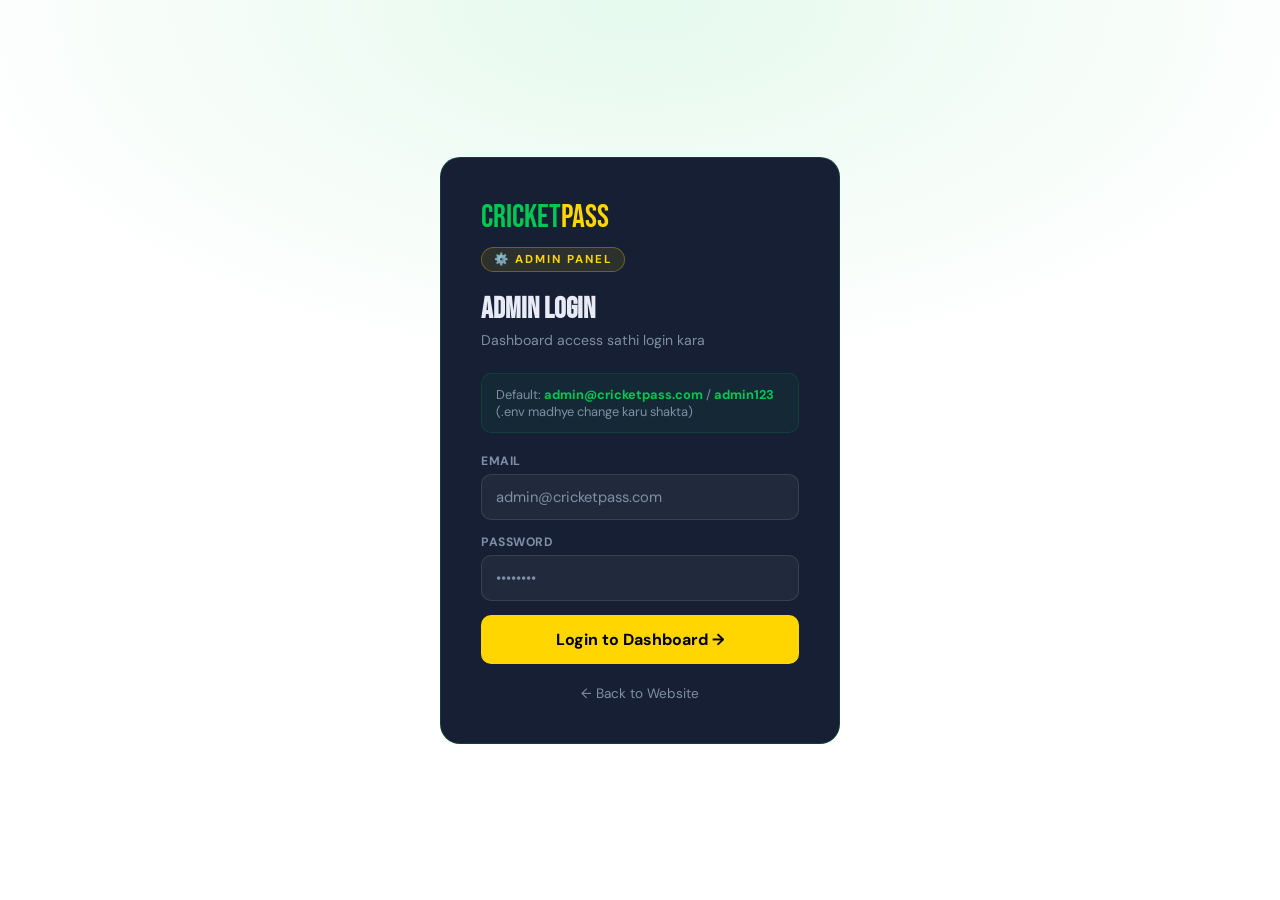
<file: templates/admin_login.html>
<!DOCTYPE html>
<html lang="en">
<head>
  <meta charset="UTF-8"/>
  <meta name="viewport" content="width=device-width, initial-scale=1.0"/>
  <title>Admin Login – CricketPass</title>
  <link href="https://fonts.googleapis.com/css2?family=Bebas+Neue&family=DM+Sans:wght@400;500;700&display=swap" rel="stylesheet"/>
  <style>
    :root { --green:#00C853; --dark-green:#00952d; --navy:#0a0f1e; --card:#161f33; --accent:#FFD600; --text:#e8eaf6; --muted:#7e8fa6; --red:#FF3D57; }
    * { box-sizing:border-box; margin:0; padding:0; }
    body { background:var(--navy); color:var(--text); font-family:'DM Sans',sans-serif; min-height:100vh; display:flex; align-items:center; justify-content:center; padding:20px; background:radial-gradient(ellipse 80% 60% at 50% 0%, rgba(0,200,83,0.1) 0%, transparent 70%); }
    .box { background:var(--card); border:1px solid rgba(0,200,83,0.2); border-radius:20px; padding:40px; width:100%; max-width:400px; }
    .logo { font-family:'Bebas Neue',cursive; font-size:2rem; color:var(--green); }
    .logo span { color:var(--accent); }
    .admin-tag { display:inline-block; background:rgba(255,214,0,0.1); border:1px solid rgba(255,214,0,0.3); color:var(--accent); padding:4px 12px; border-radius:20px; font-size:0.72rem; font-weight:700; letter-spacing:2px; text-transform:uppercase; margin:10px 0 20px; }
    h2 { font-family:'Bebas Neue',cursive; font-size:1.8rem; margin-bottom:4px; }
    p  { color:var(--muted); font-size:0.88rem; margin-bottom:24px; }
    label { display:block; font-size:0.76rem; color:var(--muted); margin-bottom:5px; font-weight:700; letter-spacing:0.5px; text-transform:uppercase; }
    input { width:100%; padding:12px 14px; background:rgba(255,255,255,0.05); border:1px solid rgba(255,255,255,0.1); border-radius:10px; color:var(--text); font-family:'DM Sans',sans-serif; font-size:0.92rem; outline:none; transition:border-color 0.2s; margin-bottom:14px; }
    input:focus { border-color:var(--green); }
    input::placeholder { color:var(--muted); }
    .btn { width:100%; background:var(--accent); color:#000; font-weight:700; border:none; padding:14px; border-radius:10px; cursor:pointer; font-size:1rem; font-family:'DM Sans',sans-serif; transition:background 0.2s; }
    .btn:hover { background:#e6c200; }
    .error { background:rgba(255,61,87,0.1); border:1px solid rgba(255,61,87,0.3); color:var(--red); padding:10px 14px; border-radius:10px; font-size:0.85rem; margin-bottom:14px; display:none; }
    .back { text-align:center; margin-top:18px; }
    .back a { color:var(--muted); text-decoration:none; font-size:0.85rem; transition:color 0.2s; }
    .back a:hover { color:var(--green); }
    .hint { background:rgba(0,200,83,0.06); border:1px solid rgba(0,200,83,0.15); border-radius:10px; padding:12px 14px; font-size:0.8rem; color:var(--muted); margin-bottom:20px; }
    .hint strong { color:var(--green); }
  </style>
</head>
<body>
<div class="box">
  <div class="logo">Cricket<span>Pass</span></div>
  <div class="admin-tag">⚙️ Admin Panel</div>
  <h2>Admin Login</h2>
  <p>Dashboard access sathi login kara</p>

  <div class="hint">
    Default: <strong>admin@cricketpass.com</strong> / <strong>admin123</strong><br/>
    (.env madhye change karu shakta)
  </div>

  <div class="error" id="errMsg"></div>

  <label>Email</label>
  <input type="email" id="adminEmail" placeholder="admin@cricketpass.com"/>

  <label>Password</label>
  <input type="password" id="adminPass" placeholder="••••••••"/>

  <button class="btn" onclick="doAdminLogin()" id="loginBtn">Login to Dashboard →</button>

  <div class="back"><a href="/">← Back to Website</a></div>
</div>

<script>
async function doAdminLogin() {
  const email    = document.getElementById('adminEmail').value.trim();
  const password = document.getElementById('adminPass').value;
  const btn      = document.getElementById('loginBtn');
  const err      = document.getElementById('errMsg');

  if (!email || !password) { showErr('Please fill all fields!'); return; }

  btn.textContent = 'Logging in...';
  btn.disabled = true;

  const res    = await fetch('/api/admin/login', {
    method: 'POST',
    headers: { 'Content-Type': 'application/json' },
    body: JSON.stringify({ email, password })
  });
  const result = await res.json();

  if (result.success) {
    window.location.href = '/admin';
  } else {
    showErr(result.message || 'Login failed!');
    btn.textContent = 'Login to Dashboard →';
    btn.disabled = false;
  }
}

function showErr(msg) {
  const el = document.getElementById('errMsg');
  el.textContent = '⚠️ ' + msg;
  el.style.display = 'block';
}

document.addEventListener('keydown', e => { if (e.key === 'Enter') doAdminLogin(); });
</script>
</body>
</html>
</file>
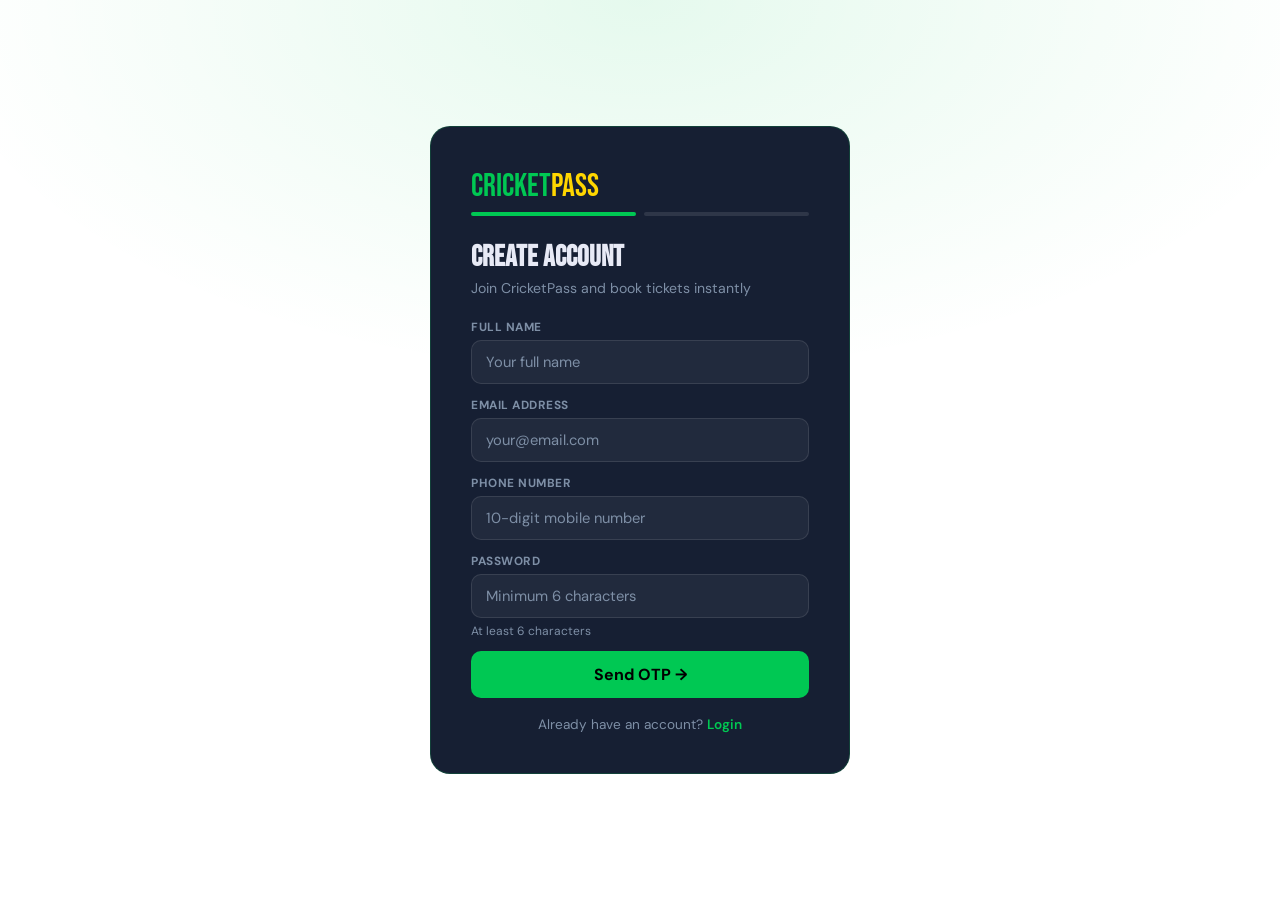
<file: templates/register.html>
<!DOCTYPE html>
<html lang="en">
<head>
  <meta charset="UTF-8"/>
  <meta name="viewport" content="width=device-width, initial-scale=1.0"/>
  <title>Register – CricketPass</title>
  <link href="https://fonts.googleapis.com/css2?family=Bebas+Neue&family=DM+Sans:wght@400;500;700&display=swap" rel="stylesheet"/>
  <style>
    :root { --green:#00C853; --navy:#0a0f1e; --card:#161f33; --accent:#FFD600; --text:#e8eaf6; --muted:#7e8fa6; --red:#FF3D57; }
    * { box-sizing:border-box; margin:0; padding:0; }
    body { background:var(--navy); color:var(--text); font-family:'DM Sans',sans-serif; min-height:100vh; display:flex; align-items:center; justify-content:center; padding:20px; background:radial-gradient(ellipse 80% 60% at 50% 0%, rgba(0,200,83,0.1) 0%, transparent 70%); }
    .box { background:var(--card); border:1px solid rgba(0,200,83,0.2); border-radius:20px; padding:40px; width:100%; max-width:420px; }
    .logo { font-family:'Bebas Neue',cursive; font-size:2rem; color:var(--green); margin-bottom:6px; }
    .logo span { color:var(--accent); }
    h2 { font-family:'Bebas Neue',cursive; font-size:1.8rem; margin-bottom:4px; }
    p.sub { color:var(--muted); font-size:0.88rem; margin-bottom:22px; }
    label { display:block; font-size:0.74rem; color:var(--muted); margin-bottom:5px; font-weight:700; letter-spacing:0.5px; text-transform:uppercase; }
    input { width:100%; padding:11px 14px; background:rgba(255,255,255,0.05); border:1px solid rgba(255,255,255,0.1); border-radius:10px; color:var(--text); font-family:'DM Sans',sans-serif; font-size:0.92rem; outline:none; transition:border-color 0.2s; margin-bottom:13px; }
    input:focus { border-color:var(--green); }
    input::placeholder { color:var(--muted); }
    .btn { width:100%; background:var(--green); color:#000; font-weight:700; border:none; padding:13px; border-radius:10px; cursor:pointer; font-size:1rem; font-family:'DM Sans',sans-serif; transition:background 0.2s; }
    .btn:hover { background:#00a844; color:#fff; }
    .btn:disabled { background:#1a3a2a; color:var(--muted); cursor:not-allowed; }
    .msg { padding:10px 14px; border-radius:10px; font-size:0.85rem; margin-bottom:14px; display:none; }
    .msg.error   { background:rgba(255,61,87,0.1);  border:1px solid rgba(255,61,87,0.3);  color:var(--red); }
    .msg.success { background:rgba(0,200,83,0.1);   border:1px solid rgba(0,200,83,0.3);   color:var(--green); }
    .bottom { text-align:center; margin-top:18px; color:var(--muted); font-size:0.85rem; }
    .bottom a { color:var(--green); text-decoration:none; font-weight:600; }
    .hint { font-size:0.75rem; color:var(--muted); margin-top:-8px; margin-bottom:12px; }

    /* OTP STEP */
    .otp-step { display:none; }
    .otp-info { background:rgba(0,200,83,0.06); border:1px solid rgba(0,200,83,0.2); border-radius:10px; padding:14px; margin-bottom:18px; font-size:0.85rem; color:var(--muted); }
    .otp-info strong { color:var(--green); display:block; margin-bottom:4px; }
    .otp-input { text-align:center; font-size:1.8rem; font-family:'Bebas Neue',cursive; letter-spacing:12px; color:var(--green); }
    .resend-row { display:flex; justify-content:space-between; align-items:center; margin-top:-6px; margin-bottom:14px; }
    .resend-btn { background:transparent; border:none; color:var(--accent); cursor:pointer; font-size:0.82rem; font-family:'DM Sans',sans-serif; text-decoration:underline; }
    .resend-btn:disabled { color:var(--muted); cursor:not-allowed; text-decoration:none; }
    .timer { font-size:0.78rem; color:var(--muted); }

    /* STEPS INDICATOR */
    .steps { display:flex; gap:8px; margin-bottom:24px; }
    .step-dot { flex:1; height:4px; border-radius:4px; background:rgba(255,255,255,0.1); }
    .step-dot.active { background:var(--green); }
    .step-dot.done   { background:rgba(0,200,83,0.4); }
  </style>
</head>
<body>
<div class="box">
  <div class="logo">Cricket<span>Pass</span></div>

  <!-- Step Indicator -->
  <div class="steps">
    <div class="step-dot active" id="dot1"></div>
    <div class="step-dot" id="dot2"></div>
  </div>

  <!-- STEP 1: Register Form -->
  <div id="step1">
    <h2>Create Account</h2>
    <p class="sub">Join CricketPass and book tickets instantly</p>
    <div class="msg error" id="errMsg1"></div>

    <label>Full Name</label>
    <input type="text" id="regName" placeholder="Your full name"/>

    <label>Email Address</label>
    <input type="email" id="regEmail" placeholder="your@email.com"/>

    <label>Phone Number</label>
    <input type="tel" id="regPhone" placeholder="10-digit mobile number"/>

    <label>Password</label>
    <input type="password" id="regPass" placeholder="Minimum 6 characters"/>
    <p class="hint">At least 6 characters</p>

    <button class="btn" id="regBtn" onclick="sendOTP()">Send OTP →</button>
    <div class="bottom">Already have an account? <a href="/login">Login</a></div>
  </div>

  <!-- STEP 2: OTP Verification -->
  <div id="step2" class="otp-step">
    <h2>Verify Email</h2>
    <p class="sub">Enter the OTP sent to your email</p>

    <div class="otp-info">
      <strong>OTP sent to:</strong>
      <span id="otpEmailDisplay">—</span>
    </div>

    <div class="msg error"   id="errMsg2"></div>
    <div class="msg success" id="sucMsg2"></div>

    <label>Enter 6-digit OTP</label>
    <input type="text" id="otpInput" class="otp-input" maxlength="6" placeholder="000000" oninput="this.value=this.value.replace(/[^0-9]/g,'')"/>

    <div class="resend-row">
      <button class="resend-btn" id="resendBtn" onclick="resendOTP()" disabled>Resend OTP</button>
      <span class="timer" id="timerDisplay">Resend in 30s</span>
    </div>

    <button class="btn" id="verifyBtn" onclick="verifyOTP()">Verify & Create Account ✓</button>
    <div class="bottom" style="margin-top:14px;">
      <a href="#" onclick="goBack()">← Change Email</a>
    </div>
  </div>
</div>

<script>
var userEmail = '';
var timerInterval = null;

// ===== SEND OTP =====
function sendOTP() {
  var name  = document.getElementById('regName').value.trim();
  var email = document.getElementById('regEmail').value.trim();
  var phone = document.getElementById('regPhone').value.trim();
  var pass  = document.getElementById('regPass').value;

  if (!name)              { showErr1('Please enter your name!'); return; }
  if (!email || !email.includes('@')) { showErr1('Please enter a valid email!'); return; }
  if (!phone || phone.length < 10)    { showErr1('Please enter a valid 10-digit phone!'); return; }
  if (pass.length < 6)   { showErr1('Password must be at least 6 characters!'); return; }

  var btn = document.getElementById('regBtn');
  btn.textContent = 'Sending OTP...';
  btn.disabled = true;

  fetch('/api/register', {
    method: 'POST',
    headers: { 'Content-Type': 'application/json' },
    body: JSON.stringify({ name: name, email: email, phone: phone, password: pass })
  })
  .then(function(r) { return r.json(); })
  .then(function(result) {
    if (result.otp_sent) {
      userEmail = email;
      showStep2();
      // Demo OTP display
      if (result.otp_demo) {
        document.getElementById('sucMsg2').textContent = 'Demo OTP (email not configured): ' + result.otp_demo;
        document.getElementById('sucMsg2').style.display = 'block';
      }
    } else {
      showErr1(result.message || 'Registration failed!');
      btn.textContent = 'Send OTP →';
      btn.disabled = false;
    }
  })
  .catch(function() {
    showErr1('Server error! Please try again.');
    btn.textContent = 'Send OTP →';
    btn.disabled = false;
  });
}

// ===== VERIFY OTP =====
function verifyOTP() {
  var otp = document.getElementById('otpInput').value.trim();
  if (otp.length !== 6) { showErr2('Please enter the 6-digit OTP!'); return; }

  var btn = document.getElementById('verifyBtn');
  btn.textContent = 'Verifying...';
  btn.disabled = true;

  fetch('/api/verify-otp', {
    method: 'POST',
    headers: { 'Content-Type': 'application/json' },
    body: JSON.stringify({ email: userEmail, otp: otp })
  })
  .then(function(r) { return r.json(); })
  .then(function(result) {
    if (result.success) {
      document.getElementById('errMsg2').style.display = 'none';
      document.getElementById('sucMsg2').textContent = '✅ Account verified! Redirecting to login...';
      document.getElementById('sucMsg2').style.display = 'block';
      clearInterval(timerInterval);
      setTimeout(function() { window.location.href = '/login'; }, 1500);
    } else {
      showErr2(result.message || 'Invalid OTP!');
      btn.textContent = 'Verify & Create Account ✓';
      btn.disabled = false;
    }
  })
  .catch(function() {
    showErr2('Server error! Please try again.');
    btn.textContent = 'Verify & Create Account ✓';
    btn.disabled = false;
  });
}

// ===== RESEND OTP =====
function resendOTP() {
  var btn = document.getElementById('resendBtn');
  btn.disabled = true;

  fetch('/api/resend-otp', {
    method: 'POST',
    headers: { 'Content-Type': 'application/json' },
    body: JSON.stringify({ email: userEmail })
  })
  .then(function(r) { return r.json(); })
  .then(function(result) {
    if (result.success) {
      document.getElementById('sucMsg2').textContent = result.otp_demo
        ? 'Demo OTP: ' + result.otp_demo
        : 'New OTP sent to your email!';
      document.getElementById('sucMsg2').style.display = 'block';
      startTimer(30);
    }
  });
}

// ===== SHOW STEP 2 =====
function showStep2() {
  document.getElementById('step1').style.display = 'none';
  document.getElementById('step2').style.display = 'block';
  document.getElementById('otpEmailDisplay').textContent = userEmail;
  document.getElementById('dot1').className = 'step-dot done';
  document.getElementById('dot2').className = 'step-dot active';
  startTimer(30);
}

function goBack() {
  document.getElementById('step2').style.display = 'none';
  document.getElementById('step1').style.display = 'block';
  document.getElementById('regBtn').textContent = 'Send OTP →';
  document.getElementById('regBtn').disabled = false;
  document.getElementById('dot1').className = 'step-dot active';
  document.getElementById('dot2').className = 'step-dot';
  clearInterval(timerInterval);
}

// ===== TIMER =====
function startTimer(seconds) {
  clearInterval(timerInterval);
  var remaining = seconds;
  document.getElementById('resendBtn').disabled = true;
  document.getElementById('timerDisplay').textContent = 'Resend in ' + remaining + 's';

  timerInterval = setInterval(function() {
    remaining--;
    if (remaining <= 0) {
      clearInterval(timerInterval);
      document.getElementById('resendBtn').disabled = false;
      document.getElementById('timerDisplay').textContent = '';
    } else {
      document.getElementById('timerDisplay').textContent = 'Resend in ' + remaining + 's';
    }
  }, 1000);
}

// ===== HELPERS =====
function showErr1(msg) {
  var el = document.getElementById('errMsg1');
  el.textContent = msg;
  el.style.display = 'block';
}
function showErr2(msg) {
  var el = document.getElementById('errMsg2');
  el.textContent = msg;
  el.style.display = 'block';
}

// Enter key support
document.addEventListener('keydown', function(e) {
  if (e.key === 'Enter') {
    if (document.getElementById('step1').style.display !== 'none') sendOTP();
    else verifyOTP();
  }
});
</script>
</body>
</html>
</file>
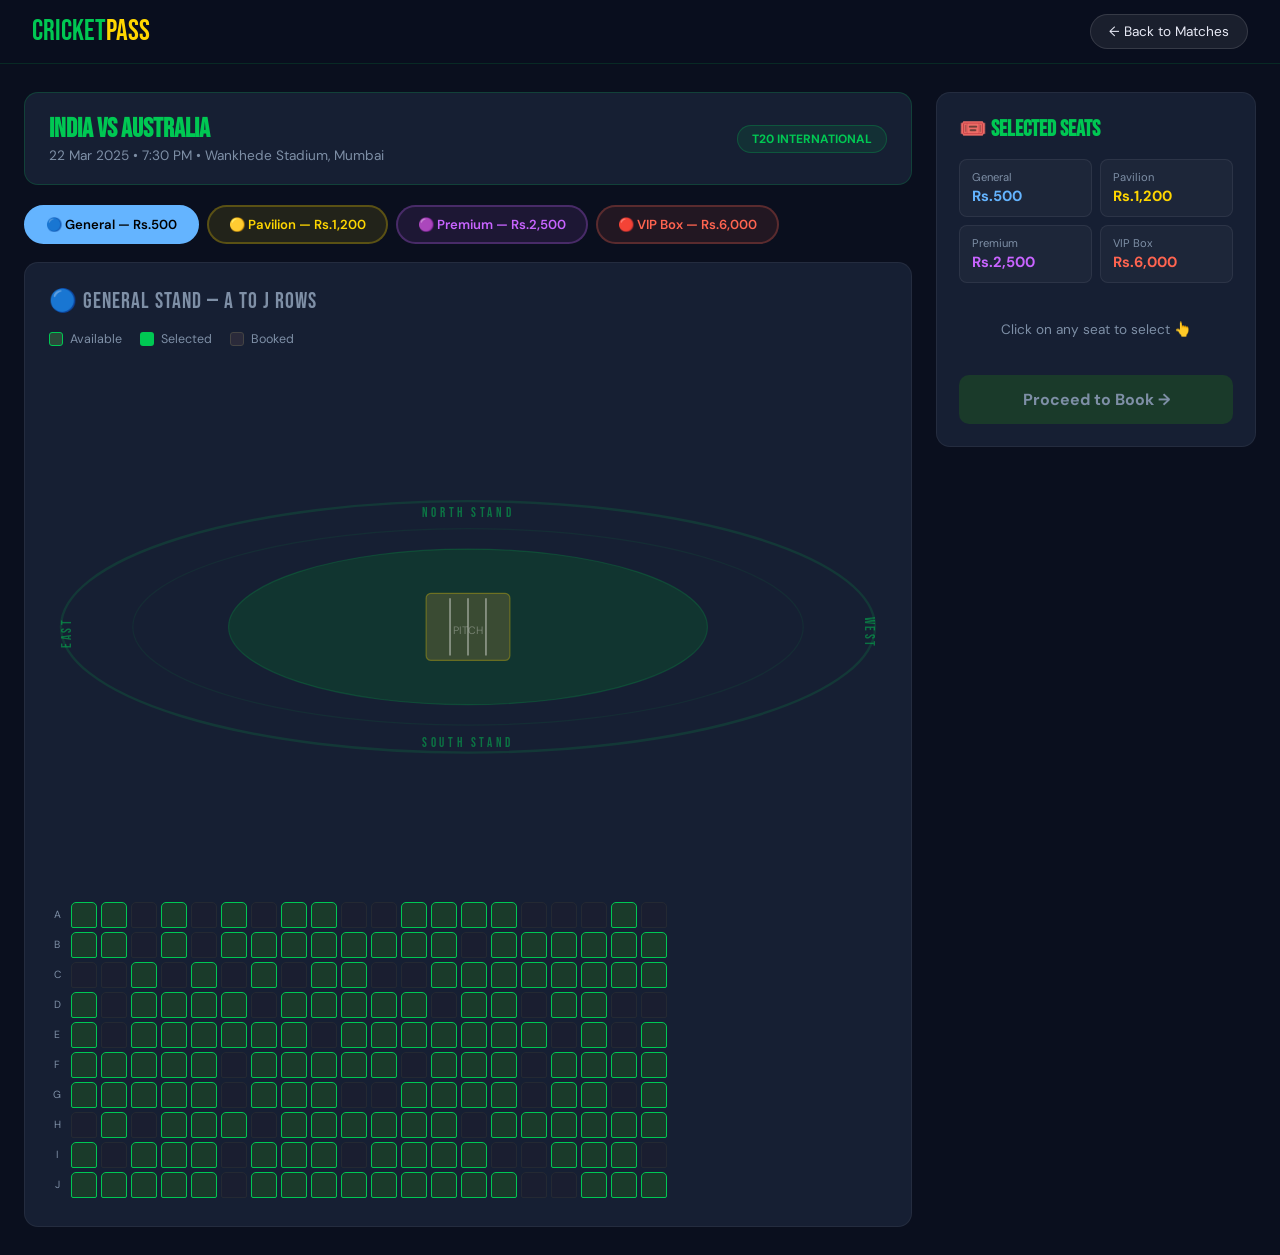
<file: templates/seat_map.html>
<!DOCTYPE html>
<html lang="en">
<head>
  <meta charset="UTF-8"/>
  <meta name="viewport" content="width=device-width, initial-scale=1.0"/>
  <title>Seat Selection – CricketPass</title>
  <link href="https://fonts.googleapis.com/css2?family=Bebas+Neue&family=DM+Sans:wght@400;500;700&display=swap" rel="stylesheet"/>
  <style>
    :root {
      --green:#00C853; --navy:#0a0f1e; --card:#161f33; --accent:#FFD600;
      --text:#e8eaf6; --muted:#7e8fa6; --red:#FF3D57; --radius:14px;
    }
    * { box-sizing:border-box; margin:0; padding:0; }
    body { background:var(--navy); color:var(--text); font-family:'DM Sans',sans-serif; min-height:100vh; }

    /* NAVBAR */
    .navbar { display:flex; align-items:center; justify-content:space-between; padding:14px 32px;
      background:rgba(10,15,30,0.97); border-bottom:1px solid rgba(0,200,83,0.15);
      position:sticky; top:0; z-index:100; }
    .logo { font-family:'Bebas Neue',cursive; font-size:1.8rem; color:var(--green); }
    .logo span { color:var(--accent); }
    .back-btn { background:rgba(255,255,255,0.07); border:1px solid rgba(255,255,255,0.12);
      color:var(--text); padding:8px 18px; border-radius:30px; cursor:pointer;
      font-family:'DM Sans',sans-serif; font-size:0.85rem; text-decoration:none;
      transition:all 0.2s; }
    .back-btn:hover { border-color:var(--green); color:var(--green); }

    /* LAYOUT */
    .page { max-width:1300px; margin:0 auto; padding:28px 24px; display:grid;
      grid-template-columns:1fr 320px; gap:24px; }

    /* MATCH INFO */
    .match-info { background:var(--card); border:1px solid rgba(0,200,83,0.2);
      border-radius:var(--radius); padding:20px 24px; margin-bottom:20px;
      display:flex; align-items:center; justify-content:space-between; flex-wrap:wrap; gap:12px; }
    .match-info h2 { font-family:'Bebas Neue',cursive; font-size:1.7rem; color:var(--green); }
    .match-info p { color:var(--muted); font-size:0.85rem; margin-top:2px; }
    .match-badge { background:rgba(0,200,83,0.1); border:1px solid rgba(0,200,83,0.25);
      color:var(--green); padding:5px 14px; border-radius:20px; font-size:0.75rem; font-weight:700; }

    /* STAND TABS */
    .stand-tabs { display:flex; gap:8px; margin-bottom:18px; flex-wrap:wrap; }
    .stand-tab { padding:9px 20px; border-radius:30px; cursor:pointer; font-size:0.82rem;
      font-family:'DM Sans',sans-serif; font-weight:600; border:2px solid transparent;
      transition:all 0.2s; }
    .stand-tab.general  { background:rgba(100,180,255,0.1); color:#64b4ff; border-color:rgba(100,180,255,0.25); }
    .stand-tab.pavilion { background:rgba(255,214,0,0.1);   color:var(--accent); border-color:rgba(255,214,0,0.25); }
    .stand-tab.premium  { background:rgba(200,100,255,0.1); color:#c864ff; border-color:rgba(200,100,255,0.25); }
    .stand-tab.vip      { background:rgba(255,100,80,0.1);  color:#ff6450; border-color:rgba(255,100,80,0.25); }
    .stand-tab.active   { color:#000 !important; }
    .stand-tab.general.active  { background:#64b4ff; border-color:#64b4ff; }
    .stand-tab.pavilion.active { background:var(--accent); border-color:var(--accent); }
    .stand-tab.premium.active  { background:#c864ff; border-color:#c864ff; }
    .stand-tab.vip.active      { background:#ff6450; border-color:#ff6450; }

    /* STADIUM WRAPPER */
    .stadium-wrapper { background:var(--card); border:1px solid rgba(255,255,255,0.06);
      border-radius:var(--radius); padding:24px; }
    .stadium-title { font-family:'Bebas Neue',cursive; font-size:1.4rem; margin-bottom:16px;
      color:var(--muted); letter-spacing:1px; }

    /* LEGEND */
    .legend { display:flex; gap:18px; margin-bottom:18px; flex-wrap:wrap; }
    .legend-item { display:flex; align-items:center; gap:7px; font-size:0.78rem; color:var(--muted); }
    .legend-dot { width:14px; height:14px; border-radius:3px; }
    .legend-dot.available { background:#2a4a3a; border:1px solid #00C853; }
    .legend-dot.selected  { background:#00C853; }
    .legend-dot.booked    { background:#2a2a3a; border:1px solid #444; }
    .legend-dot.vip-color { background:#ff6450; }

    /* PITCH */
    .pitch-container { position:relative; width:100%; aspect-ratio:16/10; margin-bottom:8px; }
    .pitch-svg { width:100%; height:100%; }

    /* SEAT GRID */
    .seat-section { margin-bottom:16px; }
    .seat-section-label { font-size:0.72rem; font-weight:700; letter-spacing:2px;
      text-transform:uppercase; color:var(--muted); margin-bottom:8px; }
    .seat-grid { display:flex; flex-wrap:wrap; gap:4px; }
    .seat {
      width:26px; height:26px; border-radius:5px 5px 2px 2px;
      cursor:pointer; transition:all 0.15s; position:relative;
      border:1px solid transparent; font-size:0; display:flex; align-items:center; justify-content:center;
    }
    .seat.available { background:#1a3a2a; border-color:#00C853; }
    .seat.available:hover { background:#00C853; transform:scale(1.2); z-index:10; }
    .seat.selected  { background:#00C853; border-color:#00ff6a; box-shadow:0 0 8px rgba(0,200,83,0.6); }
    .seat.booked    { background:#1e1e2e; border-color:#333; cursor:not-allowed; opacity:0.5; }
    .seat.vip-seat.available { background:#3a1a1a; border-color:#ff6450; }
    .seat.vip-seat.available:hover { background:#ff6450; }
    .seat.vip-seat.selected { background:#ff6450; border-color:#ff8070; box-shadow:0 0 8px rgba(255,100,80,0.6); }
    .seat.pavilion-seat.available { background:#3a3a1a; border-color:var(--accent); }
    .seat.pavilion-seat.available:hover { background:var(--accent); }
    .seat.pavilion-seat.selected { background:var(--accent); border-color:#ffe55a; box-shadow:0 0 8px rgba(255,214,0,0.5); }
    .seat.premium-seat.available { background:#2a1a3a; border-color:#c864ff; }
    .seat.premium-seat.available:hover { background:#c864ff; }
    .seat.premium-seat.selected { background:#c864ff; border-color:#d880ff; box-shadow:0 0 8px rgba(200,100,255,0.5); }

    /* Row label */
    .row-wrap { display:flex; align-items:center; gap:6px; margin-bottom:4px; }
    .row-label { font-size:0.65rem; color:var(--muted); width:16px; text-align:center; flex-shrink:0; }

    /* CART PANEL */
    .cart-panel { position:sticky; top:80px; }
    .cart-card { background:var(--card); border:1px solid rgba(255,255,255,0.06);
      border-radius:var(--radius); padding:22px; margin-bottom:16px; }
    .cart-card h3 { font-family:'Bebas Neue',cursive; font-size:1.4rem; margin-bottom:16px;
      color:var(--green); }
    .selected-seats { min-height:60px; }
    .no-seats { color:var(--muted); font-size:0.85rem; text-align:center; padding:20px 0; }
    .seat-tag { display:inline-flex; align-items:center; gap:6px;
      background:rgba(0,200,83,0.1); border:1px solid rgba(0,200,83,0.25);
      border-radius:20px; padding:4px 10px; font-size:0.78rem; margin:3px; }
    .seat-tag .remove { cursor:pointer; color:var(--red); font-size:1rem; line-height:1; }
    .seat-tag.vip-tag { background:rgba(255,100,80,0.1); border-color:rgba(255,100,80,0.3); }
    .seat-tag.pavilion-tag { background:rgba(255,214,0,0.1); border-color:rgba(255,214,0,0.3); }
    .seat-tag.premium-tag { background:rgba(200,100,255,0.1); border-color:rgba(200,100,255,0.3); }

    .price-row { display:flex; justify-content:space-between; padding:7px 0;
      border-bottom:1px solid rgba(255,255,255,0.05); font-size:0.88rem; }
    .price-row:last-of-type { border:none; }
    .price-total { display:flex; justify-content:space-between; padding-top:12px;
      border-top:1px solid rgba(255,255,255,0.1); font-weight:700; font-size:1.05rem; }
    .price-total span:last-child { color:var(--green); }

    .btn-proceed { width:100%; background:var(--green); color:#000; font-weight:700;
      border:none; padding:14px; border-radius:10px; cursor:pointer; font-size:1rem;
      font-family:'DM Sans',sans-serif; transition:all 0.2s; margin-top:14px; }
    .btn-proceed:hover { background:#00a844; color:#fff; }
    .btn-proceed:disabled { background:#1a3a2a; color:var(--muted); cursor:not-allowed; }

    .max-warn { background:rgba(255,61,87,0.08); border:1px solid rgba(255,61,87,0.2);
      border-radius:8px; padding:8px 12px; font-size:0.78rem; color:var(--red);
      margin-top:10px; display:none; }

    /* STAND PRICE INFO */
    .price-info-grid { display:grid; grid-template-columns:1fr 1fr; gap:8px; margin-bottom:18px; }
    .price-info-item { background:rgba(255,255,255,0.03); border:1px solid rgba(255,255,255,0.07);
      border-radius:8px; padding:10px 12px; }
    .price-info-item .pi-label { font-size:0.7rem; color:var(--muted); margin-bottom:2px; }
    .price-info-item .pi-price { font-weight:700; font-size:0.92rem; }
    .pi-general  { color:#64b4ff; }
    .pi-pavilion { color:var(--accent); }
    .pi-premium  { color:#c864ff; }
    .pi-vip      { color:#ff6450; }

    /* BOOKING MODAL */
    .modal-overlay { display:none; position:fixed; inset:0; background:rgba(0,0,0,0.8);
      z-index:200; align-items:center; justify-content:center; backdrop-filter:blur(8px); padding:20px; }
    .modal-overlay.active { display:flex; }
    .modal { background:var(--card); border-radius:20px; padding:32px; width:100%; max-width:480px;
      border:1px solid rgba(0,200,83,0.2); animation:popIn 0.25s ease; }
    @keyframes popIn { from{transform:scale(0.9);opacity:0} to{transform:scale(1);opacity:1} }
    .modal h2 { font-family:'Bebas Neue',cursive; font-size:1.8rem; margin-bottom:6px; }
    .modal-sub { color:var(--muted); font-size:0.85rem; margin-bottom:20px; }
    label { display:block; font-size:0.74rem; color:var(--muted); margin-bottom:5px;
      font-weight:700; letter-spacing:0.5px; text-transform:uppercase; }
    input { width:100%; padding:11px 14px; background:rgba(255,255,255,0.05);
      border:1px solid rgba(255,255,255,0.1); border-radius:10px; color:var(--text);
      font-family:'DM Sans',sans-serif; font-size:0.92rem; outline:none; transition:border-color 0.2s;
      margin-bottom:12px; }
    input:focus { border-color:var(--green); }
    input::placeholder { color:var(--muted); }
    .modal-actions { display:flex; gap:12px; margin-top:8px; }
    .btn-cancel { flex:1; background:rgba(255,255,255,0.05); color:var(--text);
      border:1px solid rgba(255,255,255,0.1); padding:12px; border-radius:10px;
      cursor:pointer; font-family:'DM Sans',sans-serif; font-size:0.9rem; transition:0.2s; }
    .btn-cancel:hover { background:rgba(255,255,255,0.1); }
    .btn-confirm { flex:2; background:var(--green); color:#000; border:none; padding:12px;
      border-radius:10px; cursor:pointer; font-size:0.95rem; font-weight:700;
      font-family:'DM Sans',sans-serif; transition:0.2s; }
    .btn-confirm:hover { background:#00a844; color:#fff; }

    /* SUCCESS */
    .success-overlay { display:none; position:fixed; inset:0; background:rgba(0,0,0,0.85);
      z-index:300; align-items:center; justify-content:center; backdrop-filter:blur(10px); padding:20px; }
    .success-overlay.active { display:flex; }
    .success-box { background:var(--card); border-radius:20px; padding:36px; width:100%;
      max-width:460px; text-align:center; border:1px solid rgba(0,200,83,0.3); }
    .success-icon { font-size:4rem; display:block; margin-bottom:12px; animation:bounce 0.6s ease; }
    @keyframes bounce { 0%,100%{transform:scale(1)} 50%{transform:scale(1.25)} }
    .success-box h2 { font-family:'Bebas Neue',cursive; font-size:2rem; }
    .ticket-card { background:rgba(0,200,83,0.07); border:1px solid rgba(0,200,83,0.25);
      border-radius:14px; padding:20px; margin:18px 0; }
    .ticket-id { font-family:'Bebas Neue',cursive; font-size:2.5rem; color:var(--green);
      letter-spacing:4px; }
    .ticket-seats { font-size:0.82rem; color:var(--muted); margin-top:8px; }
    .ticket-seats strong { color:var(--text); }
    .btn-home { display:inline-block; background:var(--green); color:#000; font-weight:700;
      border:none; padding:13px 32px; border-radius:10px; cursor:pointer; font-size:0.95rem;
      font-family:'DM Sans',sans-serif; margin-top:4px; text-decoration:none; transition:0.2s; }
    .btn-home:hover { background:#00a844; color:#fff; }

    /* TOAST */
    .toast { position:fixed; bottom:24px; right:24px; background:var(--card);
      border:1px solid rgba(0,200,83,0.3); border-radius:12px; padding:12px 18px;
      font-size:0.85rem; z-index:999; transform:translateY(80px); opacity:0;
      transition:all 0.3s; }
    .toast.show { transform:translateY(0); opacity:1; }

    @media(max-width:900px) {
      .page { grid-template-columns:1fr; }
      .cart-panel { position:static; }
    }
  </style>
</head>
<body>

<!-- NAVBAR -->
<div class="navbar">
  <div class="logo">Cricket<span>Pass</span></div>
  <a href="/" class="back-btn">← Back to Matches</a>
</div>

<!-- PAGE -->
<div class="page">

  <!-- LEFT: STADIUM -->
  <div>
    <!-- Match Info -->
    <div class="match-info">
      <div>
        <h2 id="matchTitle">India vs Australia</h2>
        <p id="matchMeta">22 Mar 2025 • 7:30 PM • Wankhede Stadium, Mumbai</p>
      </div>
      <span class="match-badge" id="matchType">T20 INTERNATIONAL</span>
    </div>

    <!-- Stand Tabs -->
    <div class="stand-tabs">
      <button class="stand-tab general active" onclick="switchStand('general',this)">🔵 General — Rs.500</button>
      <button class="stand-tab pavilion" onclick="switchStand('pavilion',this)">🟡 Pavilion — Rs.1,200</button>
      <button class="stand-tab premium"  onclick="switchStand('premium',this)">🟣 Premium — Rs.2,500</button>
      <button class="stand-tab vip"      onclick="switchStand('vip',this)">🔴 VIP Box — Rs.6,000</button>
    </div>

    <!-- Stadium -->
    <div class="stadium-wrapper">
      <div class="stadium-title" id="standTitle">🔵 GENERAL STAND — A to J Rows</div>

      <!-- Legend -->
      <div class="legend">
        <div class="legend-item"><div class="legend-dot available"></div> Available</div>
        <div class="legend-item"><div class="legend-dot selected"></div> Selected</div>
        <div class="legend-item"><div class="legend-dot booked"></div> Booked</div>
      </div>

      <!-- Pitch Visual -->
      <div class="pitch-container">
        <svg class="pitch-svg" viewBox="0 0 700 220" xmlns="http://www.w3.org/2000/svg">
          <!-- Stadium outline -->
          <ellipse cx="350" cy="110" rx="340" ry="105" fill="none" stroke="rgba(0,200,83,0.15)" stroke-width="2"/>
          <ellipse cx="350" cy="110" rx="280" ry="82"  fill="none" stroke="rgba(0,200,83,0.08)" stroke-width="1"/>
          <!-- Ground -->
          <ellipse cx="350" cy="110" rx="200" ry="65" fill="rgba(0,120,40,0.25)" stroke="rgba(0,200,83,0.2)" stroke-width="1"/>
          <!-- Pitch -->
          <rect x="315" y="82" width="70" height="56" rx="4" fill="rgba(180,140,60,0.25)" stroke="rgba(255,214,0,0.3)" stroke-width="1"/>
          <!-- Wickets -->
          <line x1="335" y1="86" x2="335" y2="134" stroke="rgba(255,255,255,0.4)" stroke-width="1.5"/>
          <line x1="350" y1="86" x2="350" y2="134" stroke="rgba(255,255,255,0.4)" stroke-width="1.5"/>
          <line x1="365" y1="86" x2="365" y2="134" stroke="rgba(255,255,255,0.4)" stroke-width="1.5"/>
          <!-- Labels -->
          <text x="350" y="116" text-anchor="middle" fill="rgba(255,255,255,0.3)" font-size="9" font-family="DM Sans">PITCH</text>
          <text x="350" y="18"  text-anchor="middle" fill="rgba(0,200,83,0.5)" font-size="11" font-family="Bebas Neue,cursive" letter-spacing="3">NORTH STAND</text>
          <text x="350" y="210" text-anchor="middle" fill="rgba(0,200,83,0.5)" font-size="11" font-family="Bebas Neue,cursive" letter-spacing="3">SOUTH STAND</text>
          <text x="18"  y="115" text-anchor="middle" fill="rgba(0,200,83,0.5)" font-size="11" font-family="Bebas Neue,cursive" letter-spacing="2" transform="rotate(-90,18,115)">EAST</text>
          <text x="682" y="115" text-anchor="middle" fill="rgba(0,200,83,0.5)" font-size="11" font-family="Bebas Neue,cursive" letter-spacing="2" transform="rotate(90,682,115)">WEST</text>
        </svg>
      </div>

      <!-- Seat Grid -->
      <div id="seatGrid"></div>
    </div>
  </div>

  <!-- RIGHT: CART -->
  <div class="cart-panel">
    <div class="cart-card">
      <h3>🎟️ Selected Seats</h3>

      <!-- Price Info -->
      <div class="price-info-grid">
        <div class="price-info-item"><div class="pi-label">General</div><div class="pi-price pi-general">Rs.500</div></div>
        <div class="price-info-item"><div class="pi-label">Pavilion</div><div class="pi-price pi-pavilion">Rs.1,200</div></div>
        <div class="price-info-item"><div class="pi-label">Premium</div><div class="pi-price pi-premium">Rs.2,500</div></div>
        <div class="price-info-item"><div class="pi-label">VIP Box</div><div class="pi-price pi-vip">Rs.6,000</div></div>
      </div>

      <div class="selected-seats" id="selectedSeatsPanel">
        <div class="no-seats" id="noSeatsMsg">Click on any seat to select 👆</div>
      </div>

      <div id="priceSummary" style="display:none; margin-top:14px;">
        <div class="price-row"><span>Subtotal</span><span id="subtotalAmt">Rs.0</span></div>
        <div class="price-row"><span>Convenience fee (6%)</span><span id="feeAmt">Rs.0</span></div>
        <div class="price-total"><span>Total</span><span id="totalAmt">Rs.0</span></div>
      </div>

      <div class="max-warn" id="maxWarn">⚠️ Maximum 10 seats allowed per booking!</div>

      <button class="btn-proceed" id="proceedBtn" disabled onclick="openBookingModal()">
        Proceed to Book →
      </button>
    </div>
  </div>
</div>

<!-- BOOKING MODAL -->
<div class="modal-overlay" id="bookingModal">
  <div class="modal">
    <h2>Confirm Booking</h2>
    <p class="modal-sub" id="modalSummaryText">Loading...</p>
    <label>Full Name</label>
    <input type="text" id="bName" placeholder="Your full name"/>
    <label>Phone Number</label>
    <input type="tel" id="bPhone" placeholder="10-digit mobile number"/>
    <label>Email Address</label>
    <input type="email" id="bEmail" placeholder="Email for e-ticket delivery"/>
    <div class="modal-actions">
      <button class="btn-cancel" onclick="closeModal()">Cancel</button>
      <button class="btn-confirm" id="confirmBtn" onclick="submitBooking()">Pay & Confirm →</button>
    </div>
  </div>
</div>

<!-- SUCCESS -->
<div class="success-overlay" id="successOverlay">
  <div class="success-box">
    <span class="success-icon">🎉</span>
    <h2>BOOKING CONFIRMED!</h2>
    <p style="color:var(--muted);margin-top:6px;font-size:0.88rem;">Your e-ticket is ready!</p>
    <div class="ticket-card">
      <div style="font-size:0.72rem;color:var(--muted);letter-spacing:1.5px;text-transform:uppercase;margin-bottom:6px;">YOUR TICKET ID</div>
      <div class="ticket-id" id="successTicketId">CP000000</div>
      <div class="ticket-seats" id="successSeats">Seats: —</div>
    </div>
    <div style="display:flex;gap:12px;justify-content:center;flex-wrap:wrap;margin-top:4px;">
      <a id="downloadBtn" href="#" class="btn-home" style="background:var(--accent);color:#000;">⬇️ PDF Download</a>
      <a href="/" class="btn-home" style="background:rgba(255,255,255,0.08);color:var(--text);border:1px solid rgba(255,255,255,0.15);">Back to Matches</a>
    </div>
  </div>
</div>

<div class="toast" id="toast"></div>

<script>
// ===== CONFIG =====
const STAND_CONFIG = {
  general:  { label:'General Stand',    rows:10, cols:20, price:500,  cls:'',              bookedPct:0.25 },
  pavilion: { label:'Pavilion Stand',   rows:6,  cols:16, price:1200, cls:'pavilion-seat', bookedPct:0.30 },
  premium:  { label:'Premium Covered',  rows:5,  cols:12, price:2500, cls:'premium-seat',  bookedPct:0.35 },
  vip:      { label:'VIP Box',          rows:3,  cols:8,  price:6000, cls:'vip-seat',      bookedPct:0.20 },
};
const STAND_ICONS = { general:'🔵', pavilion:'🟡', premium:'🟣', vip:'🔴' };
const STAND_ROW_LABELS = 'ABCDEFGHIJKLMNOPQRST';
const MAX_SEATS = 10;

let currentStand = 'general';
let selectedSeats = {}; // { "A-3-general": { row, col, stand, price } }
let bookedSeats   = {}; // pre-generated booked seats per stand

// ===== READ URL PARAMS =====
const params = new URLSearchParams(window.location.search);
const matchId   = params.get('match') || '1';
const matchData = {
  1: { title:'India vs Australia',   meta:'22 Mar 2025 • 7:30 PM • Wankhede Stadium, Mumbai',   type:'T20 INTERNATIONAL' },
  2: { title:'India vs England',     meta:'28 Mar 2025 • 2:00 PM • Eden Gardens, Kolkata',       type:'ODI INTERNATIONAL' },
  3: { title:'India vs S. Africa',   meta:'3 Apr 2025 • 7:00 PM • Chinnaswamy, Bengaluru',       type:'T20 INTERNATIONAL' },
  4: { title:'India vs New Zealand', meta:'10 Apr 2025 • 9:30 AM • JSCA Stadium, Ranchi',        type:'TEST MATCH' },
  5: { title:'India vs Pakistan',    meta:'19 Apr 2025 • 7:30 PM • Narendra Modi, Ahmedabad',    type:'T20 INTERNATIONAL' },
  6: { title:'India vs Sri Lanka',   meta:'25 Apr 2025 • 1:30 PM • PCA Stadium, Mohali',         type:'ODI INTERNATIONAL' },
};

window.addEventListener('load', () => {
  const md = matchData[matchId] || matchData[1];
  document.getElementById('matchTitle').textContent = md.title;
  document.getElementById('matchMeta').textContent  = md.meta;
  document.getElementById('matchType').textContent  = md.type;

  // Generate booked seats for each stand
  Object.keys(STAND_CONFIG).forEach(stand => {
    bookedSeats[stand] = generateBookedSeats(stand);
  });

  renderSeats('general');
});

// ===== GENERATE BOOKED SEATS =====
function generateBookedSeats(stand) {
  const cfg = STAND_CONFIG[stand];
  const booked = new Set();
  const total = cfg.rows * cfg.cols;
  const count = Math.floor(total * cfg.bookedPct);
  while (booked.size < count) {
    const r = Math.floor(Math.random() * cfg.rows);
    const c = Math.floor(Math.random() * cfg.cols);
    booked.add(`${r}-${c}`);
  }
  return booked;
}

// ===== SWITCH STAND =====
function switchStand(stand, btn) {
  currentStand = stand;
  document.querySelectorAll('.stand-tab').forEach(b => b.classList.remove('active'));
  btn.classList.add('active');
  const cfg = STAND_CONFIG[stand];
  document.getElementById('standTitle').textContent =
    `${STAND_ICONS[stand]} ${cfg.label.toUpperCase()} — ${String.fromCharCode(65)} to ${String.fromCharCode(64 + cfg.rows)} Rows`;
  renderSeats(stand);
}

// ===== RENDER SEATS =====
function renderSeats(stand) {
  const cfg    = STAND_CONFIG[stand];
  const booked = bookedSeats[stand];
  const grid   = document.getElementById('seatGrid');
  grid.innerHTML = '';

  for (let r = 0; r < cfg.rows; r++) {
    const rowWrap = document.createElement('div');
    rowWrap.className = 'row-wrap';

    const rowLabel = document.createElement('div');
    rowLabel.className = 'row-label';
    rowLabel.textContent = STAND_ROW_LABELS[r];
    rowWrap.appendChild(rowLabel);

    const seatRow = document.createElement('div');
    seatRow.className = 'seat-grid';

    for (let c = 0; c < cfg.cols; c++) {
      const key  = `${r}-${c}-${stand}`;
      const seat = document.createElement('div');
      seat.className = 'seat ' + cfg.cls;
      seat.title     = `${STAND_ROW_LABELS[r]}${c + 1} — Rs.${cfg.price.toLocaleString()}`;

      if (booked.has(`${r}-${c}`)) {
        seat.classList.add('booked');
      } else if (selectedSeats[key]) {
        seat.classList.add('selected');
      } else {
        seat.classList.add('available');
        seat.onclick = () => toggleSeat(key, r, c, stand, seat);
      }
      seatRow.appendChild(seat);
    }
    rowWrap.appendChild(seatRow);
    grid.appendChild(rowWrap);
  }
}

// ===== TOGGLE SEAT =====
function toggleSeat(key, row, col, stand, el) {
  if (selectedSeats[key]) {
    // deselect
    delete selectedSeats[key];
    el.classList.remove('selected');
    el.classList.add('available');
    el.onclick = () => toggleSeat(key, row, col, stand, el);
  } else {
    if (Object.keys(selectedSeats).length >= MAX_SEATS) {
      showWarn(true);
      showToast('Maximum 10 seats allowed per booking!');
      return;
    }
    selectedSeats[key] = { row, col, stand, price: STAND_CONFIG[stand].price,
      label: `${STAND_ROW_LABELS[row]}${col + 1}`, standLabel: STAND_CONFIG[stand].label };
    el.classList.remove('available');
    el.classList.add('selected');
    el.onclick = () => toggleSeat(key, row, col, stand, el);
  }
  updateCart();
  showWarn(false);
}

// ===== UPDATE CART =====
function updateCart() {
  const panel = document.getElementById('selectedSeatsPanel');
  const noMsg = document.getElementById('noSeatsMsg');
  const priceDiv = document.getElementById('priceSummary');
  const proceedBtn = document.getElementById('proceedBtn');

  const seats = Object.entries(selectedSeats);

  if (!seats.length) {
    noMsg.style.display = 'block';
    priceDiv.style.display = 'none';
    proceedBtn.disabled = true;
    panel.querySelectorAll('.seat-tag').forEach(e => e.remove());
    return;
  }

  noMsg.style.display = 'none';
  priceDiv.style.display = 'block';
  proceedBtn.disabled = false;

  // Seat tags
  panel.querySelectorAll('.seat-tag').forEach(e => e.remove());
  seats.forEach(([key, s]) => {
    const tag = document.createElement('div');
    const cls = s.stand === 'vip' ? 'vip-tag' : s.stand === 'pavilion' ? 'pavilion-tag' : s.stand === 'premium' ? 'premium-tag' : '';
    tag.className = `seat-tag ${cls}`;
    tag.innerHTML = `<span>${s.label} <small style="opacity:0.6">(${s.stand})</small></span>
      <span class="remove" onclick="removeSeat('${key}')">×</span>`;
    panel.insertBefore(tag, document.getElementById('noSeatsMsg'));
  });

  // Price calc
  const subtotal = seats.reduce((sum, [,s]) => sum + s.price, 0);
  const fee      = Math.round(subtotal * 0.06);
  const total    = subtotal + fee;
  document.getElementById('subtotalAmt').textContent = `Rs.${subtotal.toLocaleString()}`;
  document.getElementById('feeAmt').textContent      = `Rs.${fee.toLocaleString()}`;
  document.getElementById('totalAmt').textContent    = `Rs.${total.toLocaleString()}`;
}

function removeSeat(key) {
  if (!selectedSeats[key]) return;
  delete selectedSeats[key];
  renderSeats(currentStand);
  updateCart();
}

function showWarn(show) {
  document.getElementById('maxWarn').style.display = show ? 'block' : 'none';
}

// ===== BOOKING MODAL =====
function openBookingModal() {
  const seats    = Object.values(selectedSeats);
  const subtotal = seats.reduce((sum,s) => sum + s.price, 0);
  const fee      = Math.round(subtotal * 0.06);
  const total    = subtotal + fee;
  const seatList = seats.map(s => `${s.label}(${s.stand})`).join(', ');
  document.getElementById('modalSummaryText').textContent =
    `${seats.length} seat(s): ${seatList} — Total: Rs.${total.toLocaleString()}`;
  document.getElementById('bookingModal').classList.add('active');
}

function closeModal() {
  document.getElementById('bookingModal').classList.remove('active');
}

// ===== SUBMIT BOOKING =====
async function submitBooking() {
  const name  = document.getElementById('bName').value.trim();
  const phone = document.getElementById('bPhone').value.trim();
  const email = document.getElementById('bEmail').value.trim();
  if (!name)  { showToast('Please enter your name!'); return; }
  if (!phone) { showToast('Please enter your phone number!'); return; }
  if (!email || !email.includes('@')) { showToast('Please enter a valid email address!'); return; }

  const seats    = Object.values(selectedSeats);
  const subtotal = seats.reduce((sum,s) => sum + s.price, 0);
  const fee      = Math.round(subtotal * 0.06);
  const total    = subtotal + fee;
  const md       = matchData[matchId] || matchData[1];
  const seatList = seats.map(s => s.label).join(', ');

  const btn = document.getElementById('confirmBtn');
  btn.textContent = 'Processing...';
  btn.disabled = true;

  try {
    const res = await fetch('/api/book', {
      method:'POST',
      headers:{'Content-Type':'application/json'},
      body: JSON.stringify({
        name, phone, email,
        match: md.title,
        stand: seats[0]?.stand || 'general',
        quantity: seats.length,
        total,
        seat_numbers: seatList
      })
    });
    const result = await res.json();
    if (result.success) {
      closeModal();
      document.getElementById('successTicketId').textContent = result.ticket_id;
      document.getElementById('successSeats').innerHTML =
        `<strong>Seats:</strong> ${seatList} | <strong>Total:</strong> Rs.${total.toLocaleString()}`;
      document.getElementById('downloadBtn').href = `/api/ticket/download/${result.ticket_id}`;
      document.getElementById('successOverlay').classList.add('active');
    } else {
      showToast('Booking failed! Try again.');
    }
  } catch(e) {
    showToast('Server error!');
  }
  btn.textContent = 'Pay & Confirm →';
  btn.disabled = false;
}

function showToast(msg) {
  const t = document.getElementById('toast');
  t.textContent = msg;
  t.classList.add('show');
  setTimeout(() => t.classList.remove('show'), 3000);
}
</script>
</body>
</html>
</file>
